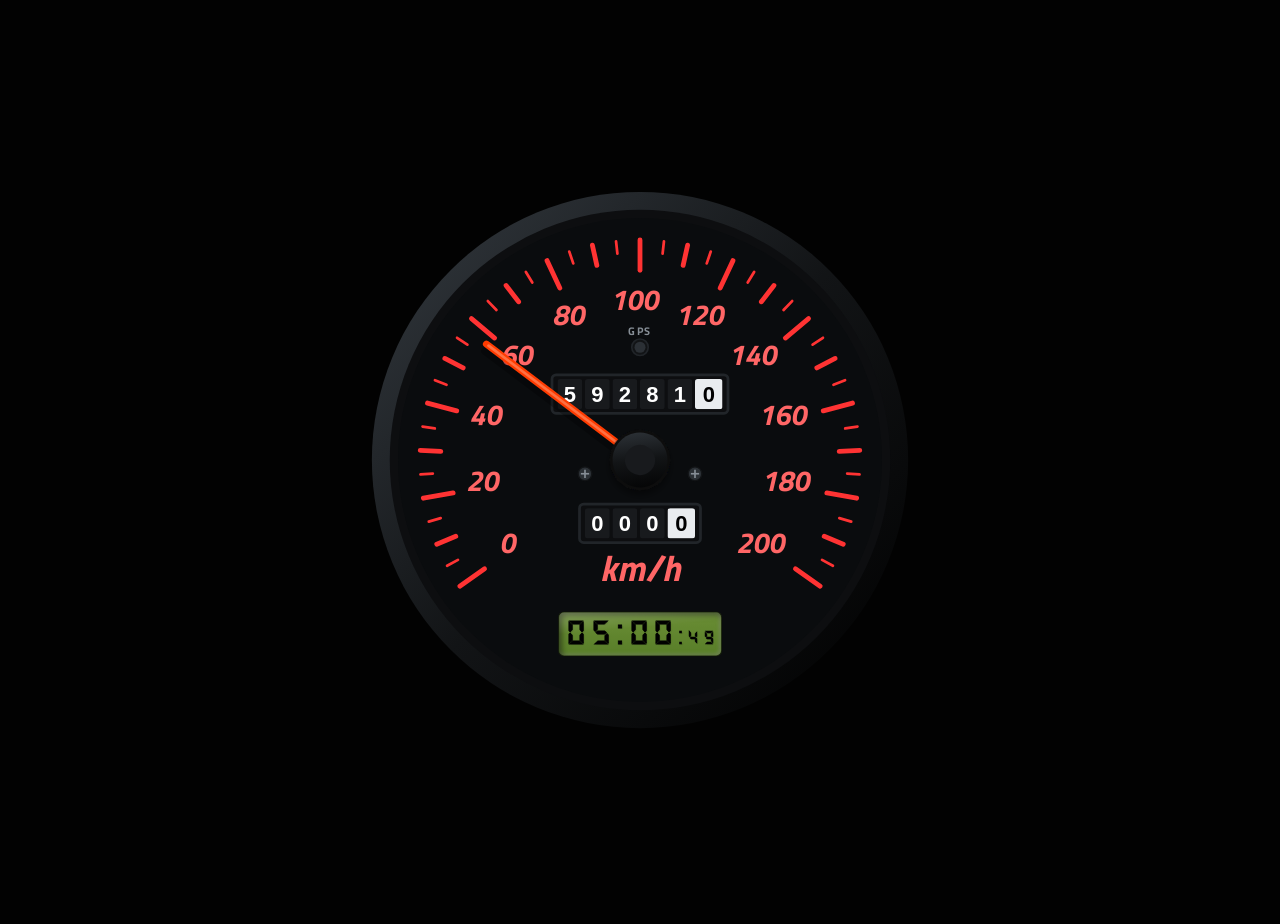
<file: index.html>
<!DOCTYPE html>
<html lang="pt-BR">
<head>
  <meta charset="UTF-8">
  <meta name="viewport" content="width=device-width, initial-scale=1.0, viewport-fit=cover, user-scalable=no">
  <title>Velocímetro GPS Moto</title>
  
  <!-- CONFIGURAÇÕES PWA -->
  <link rel="manifest" href="manifest.json">
  <meta name="theme-color" content="#0d0e10">
  <meta name="mobile-web-app-capable" content="yes">
  <meta name="apple-mobile-web-app-capable" content="yes">
  <meta name="apple-mobile-web-app-status-bar-style" content="black-translucent">
  <meta name="apple-mobile-web-app-title" content="Velocímetro">
  <link rel="apple-touch-icon" href="icons/icon-192.png">

  <link rel="stylesheet" href="style.css">
  <link rel="preconnect" href="https://fonts.googleapis.com">
  <link rel="preconnect" href="https://fonts.gstatic.com" crossorigin>
  <link href="https://fonts.googleapis.com/css2?family=Titillium+Web:ital,wght@1,700;1,900&display=swap" rel="stylesheet">
</head>
<body>

  <!-- DIALOG / PAINEL DE CONFIGURAÇÕES COMPLETO (Aparece ao segurar o dedo fora do painel) -->
  <dialog class="config-modal" id="config-modal">
    <div class="config-content">
      <h2>Configurações do Painel</h2>

      <div class="config-group">
        <label for="cfg-total-odo">Calibrar Odômetro Real (km):</label>
        <div class="input-inline">
          <input type="number" id="cfg-total-odo" step="0.1" min="0" inputmode="decimal">
          <button id="btn-save-odo" class="btn-action">Salvar</button>
        </div>
      </div>

      <div class="config-group">
        <label>Odômetro Parcial (Trip):</label>
        <button id="btn-reset-trip" class="btn-danger">Zerar Trip</button>
      </div>

      <div class="config-group">
        <label for="cfg-oil-interval">Intervalo Troca de Óleo (km):</label>
        <div class="input-inline">
          <input type="number" id="cfg-oil-interval" step="100" min="500" inputmode="numeric">
          <button id="btn-save-oil" class="btn-action">Salvar</button>
        </div>
        <p class="oil-summary" id="oil-summary"></p>
      </div>

      <div class="config-group">
        <label for="cfg-oil-last">Última Troca de Óleo (km no odômetro):</label>
        <div class="input-inline">
          <input type="number" id="cfg-oil-last" step="0.1" min="0" inputmode="decimal">
          <button id="btn-save-oil-last" class="btn-action">Salvar</button>
        </div>
      </div>

      <div class="config-group">
        <label>Trocar óleo agora (registra no odômetro atual):</label>
        <button id="btn-oil-change" class="btn-action">Registrar Troca de Óleo</button>
      </div>

      <div class="config-group">
        <label for="cfg-volume">Volume do Aviso de Óleo: <span id="cfg-volume-label">45%</span></label>
        <div class="input-inline">
          <input type="range" id="cfg-volume" min="0" max="100" step="5" value="45">
          <button id="btn-test-sound" class="btn-action">Testar Som</button>
        </div>
      </div>

      <div class="config-group">
        <label>Modo Noturno (Cores Customizadas):</label>
        <div class="color-pickers">
          <label>
            Traços:
            <input type="color" id="picker-ticks" value="#ff3333">
          </label>
          <label>
            Números:
            <input type="color" id="picker-numbers" value="#ff6666">
          </label>
        </div>
      </div>

      <div class="config-group">
        <label>Alternar Modo Noturno:</label>
        <button id="btn-toggle-night" class="btn-action">Alternar Dia/Noite</button>
      </div>

      <div class="config-group">
        <label>Navegação Dividida (50/50):</label>
        <button id="btn-toggle-nav" class="btn-action">Abrir modo dividido</button>
      </div>

      <div class="config-group">
        <label>Rota de Teste (sem apps — geocodificação Nominatim):</label>
        <input type="text" id="cfg-route-origin" placeholder="Origem (ex.: Av. Brasil, 1500)" autocomplete="off" spellcheck="false">
        <input type="text" id="cfg-route-dest" placeholder="Destino" autocomplete="off" spellcheck="false">
        <div class="input-inline">
          <button id="btn-route-start" class="btn-action">Iniciar Rota</button>
          <button id="btn-route-cancel" class="btn-danger">Cancelar</button>
        </div>
        <p class="oil-summary" id="route-status"></p>
      </div>

      <button id="btn-close-config" class="btn-close">Fechar</button>
    </div>
  </dialog>

  <!-- TOAST (feedback não-bloqueante) -->
  <div class="toast-container" id="toast-container" aria-live="polite"></div>

  <main class="panel-row">

  <div class="gauge-container" id="gauge-card">
    <svg viewBox="0 0 400 400" class="gauge-svg">
      <defs>
        <radialGradient id="dial-grad" cx="50%" cy="50%" r="50%">
          <stop offset="0%" stop-color="#ffffff"/>
          <stop offset="85%" stop-color="#f1f3f5"/>
          <stop offset="100%" stop-color="#dbe2e6"/>
        </radialGradient>

        <linearGradient id="bezel-grad" x1="0%" y1="0%" x2="100%" y2="100%">
          <stop offset="0%" stop-color="#343a40"/>
          <stop offset="50%" stop-color="#121416"/>
          <stop offset="100%" stop-color="#000000"/>
        </linearGradient>

        <filter id="drop-shadow" x="-20%" y="-20%" width="140%" height="140%">
          <feDropShadow dx="2" dy="3" stdDeviation="2.5" flood-opacity="0.4"/>
        </filter>

        <filter id="led-glow" x="-50%" y="-50%" width="200%" height="200%">
          <feGaussianBlur stdDeviation="3" result="blur"/>
          <feMerge>
            <feMergeNode in="blur"/>
            <feMergeNode in="SourceGraphic"/>
          </feMerge>
        </filter>

        <clipPath id="odo-digit-clip">
          <rect x="0" y="0" width="18" height="22" rx="2"/>
        </clipPath>
        <clipPath id="odo-dec-clip">
          <rect x="0" y="0" width="20" height="22" rx="2"/>
        </clipPath>
      </defs>

      <!-- Aro Externo -->
      <circle cx="200" cy="200" r="195" fill="url(#bezel-grad)"/>
      <circle cx="200" cy="200" r="182" fill="#0d0e10"/>
      
      <!-- Fundo do Mostrador -->
      <circle cx="200" cy="200" r="176" fill="url(#dial-grad)" id="dial-face"/>

      <!-- Marcas e Números -->
      <g id="ticks"></g>
      <g id="numbers"></g>

      <!-- LED DE STATUS DO GPS -->
      <g id="gps-led-group" class="gps-led-off" transform="translate(200, 118)">
        <circle cx="0" cy="0" r="6" fill="#121416" stroke="#212529" stroke-width="1.2"/>
        <circle id="gps-led-dot" cx="0" cy="0" r="4" class="gps-dot"/>
        <text x="0" y="-9" class="gps-label">GPS</text>
      </g>

      <!-- ODÔMETRO TOTAL -->
      <g transform="translate(136, 138)" id="total-odo-btn" style="cursor: pointer;">
        <rect x="0" y="0" width="128" height="28" rx="3" fill="#0d0e10" stroke="#212529" stroke-width="2"/>
        
        <g transform="translate(4, 3)" clip-path="url(#odo-digit-clip)">
          <rect x="0" y="0" width="18" height="22" fill="#181a1d"/>
          <g id="odo-total-5" class="odo-strip"></g>
        </g>
        <g transform="translate(24, 3)" clip-path="url(#odo-digit-clip)">
          <rect x="0" y="0" width="18" height="22" fill="#181a1d"/>
          <g id="odo-total-4" class="odo-strip"></g>
        </g>
        <g transform="translate(44, 3)" clip-path="url(#odo-digit-clip)">
          <rect x="0" y="0" width="18" height="22" fill="#181a1d"/>
          <g id="odo-total-3" class="odo-strip"></g>
        </g>
        <g transform="translate(64, 3)" clip-path="url(#odo-digit-clip)">
          <rect x="0" y="0" width="18" height="22" fill="#181a1d"/>
          <g id="odo-total-2" class="odo-strip"></g>
        </g>
        <g transform="translate(84, 3)" clip-path="url(#odo-digit-clip)">
          <rect x="0" y="0" width="18" height="22" fill="#181a1d"/>
          <g id="odo-total-1" class="odo-strip"></g>
        </g>
        <g transform="translate(104, 3)" clip-path="url(#odo-dec-clip)">
          <rect x="0" y="0" width="20" height="22" fill="#e9ecef"/>
          <g id="odo-total-0" class="odo-strip-dec"></g>
        </g>
      </g>

      <!-- PARCIAL / TRIP -->
      <g transform="translate(156, 232)" id="trip-btn" style="cursor: pointer;">
        <rect x="0" y="0" width="88" height="28" rx="3" fill="#0d0e10" stroke="#212529" stroke-width="2"/>
        
        <g transform="translate(4, 3)" clip-path="url(#odo-digit-clip)">
          <rect x="0" y="0" width="18" height="22" fill="#181a1d"/>
          <g id="odo-trip-3" class="odo-strip"></g>
        </g>
        <g transform="translate(24, 3)" clip-path="url(#odo-digit-clip)">
          <rect x="0" y="0" width="18" height="22" fill="#181a1d"/>
          <g id="odo-trip-2" class="odo-strip"></g>
        </g>
        <g transform="translate(44, 3)" clip-path="url(#odo-digit-clip)">
          <rect x="0" y="0" width="18" height="22" fill="#181a1d"/>
          <g id="odo-trip-1" class="odo-strip"></g>
        </g>
        <g transform="translate(64, 3)" clip-path="url(#odo-dec-clip)">
          <rect x="0" y="0" width="20" height="22" fill="#e9ecef"/>
          <g id="odo-trip-0" class="odo-strip-dec"></g>
        </g>
      </g>

      <!-- UNIDADE KM/H -->
      <text x="200" y="288" class="unit-text">km/h</text>

      <!-- PARAFUSOS DE FIXAÇÃO -->
      <g fill="#212529">
        <circle cx="160" cy="210" r="5" fill="#2b3035" stroke="#121416" stroke-width="1"/>
        <line x1="157" y1="210" x2="163" y2="210" stroke="#868e96" stroke-width="1.2"/>
        <line x1="160" y1="207" x2="160" y2="213" stroke="#868e96" stroke-width="1.2"/>

        <circle cx="240" cy="210" r="5" fill="#2b3035" stroke="#121416" stroke-width="1"/>
        <line x1="237" y1="210" x2="243" y2="210" stroke="#868e96" stroke-width="1.2"/>
        <line x1="240" y1="207" x2="240" y2="213" stroke="#868e96" stroke-width="1.2"/>
      </g>

      <!-- PONTEIRO EIXADO EM (200, 200) -->
      <g id="needle-group" style="transform-origin: 200px 200px;">
        <line x1="200" y1="200" x2="60" y2="200" stroke="rgba(0,0,0,0.3)" stroke-width="5" stroke-linecap="round" transform="translate(2, 5)"/>
        <line x1="200" y1="200" x2="60" y2="200" class="needle-body"/>
        <line x1="200" y1="200" x2="62" y2="200" class="needle-core"/>

        <circle cx="200" cy="200" r="22" fill="#0d0e10" filter="url(#drop-shadow)"/>
        <circle cx="200" cy="200" r="20" fill="url(#bezel-grad)"/>
        <circle cx="200" cy="200" r="11" fill="#181a1d"/>
      </g>
    </svg>

    <!-- RELÓGIO LCD 24H (embutido na chapa branca, abaixo de km/h) -->
    <div class="clock-display" id="clock-wrap" aria-label="Relógio">
      <div class="time-wrapper">
        <span class="digit" id="h1">0</span>
        <span class="digit" id="h2">0</span>
        <span class="colon">:</span>
        <span class="digit" id="m1">0</span>
        <span class="digit" id="m2">0</span>
        <span class="colon-sec">:</span>
        <span class="digit-sec" id="s1">0</span>
        <span class="digit-sec" id="s2">0</span>
      </div>
      <div class="oil-message" id="oil-message" aria-label="Troca de óleo">
        <svg class="oil-wrench" viewBox="0 0 24 24" aria-hidden="true">
          <path d="M22.7 19l-9.1-9.1c.9-2.3.4-5-1.5-6.9-2-2-5-2.4-7.4-1.3L9 6 6 9 1.6 4.7C.4 7.1.9 10.1 2.9 12.1c1.9 1.9 4.6 2.4 6.9 1.5l9.1 9.1c.4.4 1 .4 1.4 0l2.3-2.3c.5-.4.5-1.1.1-1.4z"/>
        </svg>
        <span class="oil-label">ÓLEO</span>
      </div>
    </div>
  </div>

  <!-- PAINEL DE NAVEGAÇÃO TURN-BY-TURN (lado direito no modo dividido 50/50) -->
  <div class="nav-panel" id="nav-panel" aria-label="Navegação">
    <div class="nav-header">
      <span id="nav-title">DESTINO</span>
    </div>

    <div class="nav-arrow-box">
      <svg class="nav-arrow" id="nav-arrow" viewBox="0 0 64 64" aria-hidden="true">
        <path id="ar-straight" d="M32 4 L38 12 L35 12 L35 60 L29 60 L29 12 L26 12 Z"/>
        <g id="ar-slight-right" style="display:none">
          <path d="M32 4 L38 12 L35 12 L35 60 L29 60 L29 12 L26 12 Z" transform="rotate(18 32 32)"/>
        </g>
        <g id="ar-slight-left" style="display:none">
          <path d="M32 4 L38 12 L35 12 L35 60 L29 60 L29 12 L26 12 Z" transform="rotate(-18 32 32)"/>
        </g>
        <g id="ar-uturn" style="display:none">
          <path d="M32 4 L38 12 L35 12 L35 60 L29 60 L29 12 L26 12 Z" transform="rotate(180 32 32)"/>
        </g>
        <g id="ar-right" style="display:none">
          <path class="ar-arm" d="M12 55 V 24 Q12 11 26 11 H 47"/>
          <path class="ar-head" d="M37 2 L59 14 L37 26 Z"/>
        </g>
        <g id="ar-left" style="display:none">
          <path class="ar-arm" d="M52 55 V 24 Q52 11 38 11 H 17"/>
          <path class="ar-head" d="M27 2 L5 14 L27 26 Z"/>
        </g>
        <g id="ar-roundabout" style="display:none">
          <path class="ar-ring" d="M32 32 m-18 0 a18 18 0 1 1 36 0 a18 18 0 1 1 -36 0"/>
          <path class="ar-head" d="M32 12 L41 29 L32 25 L23 29 Z"/>
        </g>
        <g id="ar-arrive" style="display:none">
          <path d="M18 52 L22 28 L46 28 L50 52 Z"/>
          <rect x="28" y="6" width="8" height="16" rx="2"/>
        </g>
      </svg>
    </div>

    <div class="nav-distance">
      <span id="nav-dist-value">—</span><span class="nav-dist-unit" id="nav-dist-unit"></span>
    </div>

    <div class="nav-street" id="nav-street">Sem rota ativa</div>
    <button type="button" class="btn-action nav-route-btn" id="btn-open-route-setup">Configurar rota</button>
  </div>

  </main>

  <script src="main.js"></script>
  
  <!-- REGISTRO DO SERVICE WORKER DO PWA -->
  <script>
    if ('serviceWorker' in navigator) {
      window.addEventListener('load', () => {
        navigator.serviceWorker.register('./sw.js')
          .then(reg => console.log('Service Worker registrado!', reg))
          .catch(err => console.error('Erro ao registrar Service Worker:', err));
      });
    }
  </script>
</body>
</html>
</file>
<file: style.css>
:root {
  --tick-color: #0d0e10;
  --number-color: #0c0e10;
  --night-tick-color: #ff3333;
  --night-number-color: #ff6666;
}

/* Fonte LCD (DS-Digital Bold, local para funcionar offline) */
@font-face {
  font-family: 'DS-Digital';
  src: url('DS-DIGIB.TTF') format('truetype');
  font-weight: bold;
  font-style: normal;
  font-display: swap;
}

* {
  box-sizing: border-box;
  margin: 0;
  padding: 0;
}

body {
  background-color: #050505;
  display: flex;
  flex-direction: column;
  justify-content: center;
  align-items: center;
  min-height: 100vh;
  min-height: 100dvh;
  overflow: hidden;
  user-select: none;
  font-family: sans-serif;
  transition: background-color 0.3s ease;
  touch-action: manipulation;
  padding: max(12px, env(safe-area-inset-top)) max(12px, env(safe-area-inset-right)) max(12px, env(safe-area-inset-bottom)) max(12px, env(safe-area-inset-left));
}

/* RELÓGIO LCD 24H — embutido na chapa branca do mostrador, logo abaixo de "km/h".
   Escala em vw (6vw ≈ 30 unidades no viewBox 400) mantém o tamanho proporcional ao painel em qualquer tela. */
.clock-display {
  position: absolute;
  left: 50%;
  top: 81%;
  transform: translate(-50%, -50%);
  z-index: 5;
  --digit: clamp(14px, 6.5cqw, 37px);
  display: grid;
  place-items: center;
  background: linear-gradient(180deg, #88b04b 0%, #719c3b 100%);
  padding: calc(var(--digit) * 0.1) calc(var(--digit) * 0.18);
  border-radius: clamp(4px, 1.1vw, 6px);
  border: 1px solid rgba(0, 0, 0, 0.75);
  box-shadow:
    inset 2px 2px 6px rgba(0, 0, 0, 0.6),
    inset -1px -1px 4px rgba(255, 255, 255, 0.4);
  user-select: none;
  pointer-events: auto;
  overflow: hidden;
}

/* Reflexo de iluminação no vidro LCD */
.clock-display::after {
  content: '';
  position: absolute;
  top: 0;
  left: 0;
  width: 100%;
  height: 50%;
  background: linear-gradient(to bottom, rgba(255, 255, 255, 0.25), transparent);
  transform: skewY(-5deg);
  transform-origin: top left;
  pointer-events: none;
}

.time-wrapper {
  display: flex;
  align-items: baseline;
  justify-content: center;
  gap: 4px;
  white-space: nowrap;
  color: #000000;
  text-shadow: 1px 1px 1px rgba(0, 0, 0, 0.15);
  grid-area: 1 / 1;
  justify-self: center;
  align-self: center;
  z-index: 2;
  font-family: 'DS-Digital', monospace;
}

/* Dígitos de horas e minutos */
.digit {
  font-size: var(--digit);
  font-weight: 900;
  -webkit-text-stroke: 0.8px #000000;
  width: 0.58em;
  text-align: center;
  display: inline-block;
}

/* Separador horas:minutos */
.colon {
  font-size: var(--digit);
  font-weight: 900;
  -webkit-text-stroke: 0.8px #000000;
  width: 0.26em;
  text-align: center;
  display: inline-block;
}

/* Separador minutos:segundos (menor) */
.colon-sec {
  font-size: calc(var(--digit) * 0.64);
  font-weight: 900;
  -webkit-text-stroke: 0.5px #000000;
  width: 0.26em;
  text-align: center;
  display: inline-block;
}

/* Dígitos dos segundos (menores) */
.digit-sec {
  font-size: calc(var(--digit) * 0.55);
  font-weight: 900;
  -webkit-text-stroke: 0.5px #000000;
  width: 0.58em;
  text-align: center;
  display: inline-block;
}

/* Alerta de troca de óleo: alterna com o horário (5 em 5s) quando faltam <=500 km.
   Horário e aviso ficam na mesma célula do grid: o box verde mantém o tamanho do
   conteúdo maior (o horário) — só a visibilidade alterna. */
.oil-message {
  display: flex;
  align-items: center;
  justify-content: center;
  gap: 8px;
  color: #000000;
  grid-area: 1 / 1;
  justify-self: center;
  align-self: center;
  visibility: hidden;
  z-index: 3;
}

.clock-display.oil-alert .time-wrapper {
  visibility: hidden;
}

.clock-display.oil-alert .oil-message {
  visibility: visible;
}

.oil-message .oil-wrench {
  width: calc(var(--digit) * 0.7);
  height: calc(var(--digit) * 0.7);
  flex: none;
}

.oil-wrench path {
  fill: none;
  stroke: #000000;
  stroke-width: 1.8;
  stroke-linecap: round;
  stroke-linejoin: round;
}

.oil-message .oil-label {
  font-family: 'DS-Digital', monospace;
  font-weight: 900;
  -webkit-text-stroke: 0.55px #000000;
  font-size: calc(var(--digit) * 0.62);
  letter-spacing: 0.14em;
  line-height: 1;
  white-space: nowrap;
}

/* Resumo da troca de óleo dentro do modal */
.oil-summary {
  margin: 6px 0 0;
  font-size: 0.85rem;
  opacity: 0.8;
}

body.night-mode .clock-display {
  filter: brightness(0.8) saturate(1.1);
}

/* TOAST (feedback não-bloqueante) */
.toast-container {
  position: fixed;
  top: calc(14px + env(safe-area-inset-top));
  left: 50%;
  transform: translateX(-50%);
  z-index: 200;
  display: flex;
  flex-direction: column;
  gap: 8px;
  align-items: center;
  pointer-events: none;
}

.toast {
  background: #181a1d;
  color: #f8f9fa;
  border: 1px solid #343a40;
  border-left: 4px solid #00ff66;
  border-radius: 8px;
  padding: 12px 20px;
  font-size: 15px;
  font-weight: 600;
  font-family: 'Titillium Web', sans-serif;
  box-shadow: 0 4px 16px rgba(0, 0, 0, 0.6);
  opacity: 0;
  transform: translateY(-12px);
  transition: opacity 0.3s ease, transform 0.3s ease;
  white-space: nowrap;
}

.toast.toast-visible {
  opacity: 1;
  transform: translateY(0);
}

.toast.toast-error {
  border-left-color: #ff3b00;
}

.toast.toast-warning {
  border-left-color: #ffc107;
}

/* DIALOG / MODAL DE CONFIGURAÇÕES */
.config-modal {
  border: none;
  background: transparent;
  padding: 0;
  width: auto;
  max-width: none;
  height: auto;
  margin: auto;
}

.config-modal::backdrop {
  background: rgba(0, 0, 0, 0.78);
  backdrop-filter: blur(8px);
}

.config-modal[open] {
  display: flex;
}

.config-content {
  background: #181a1d;
  border: 1px solid #343a40;
  border-radius: 12px;
  padding: 24px;
  width: min(90vw, 380px);
  color: #f8f9fa;
  box-shadow: 0 8px 32px rgba(0, 0, 0, 0.6);
  display: flex;
  flex-direction: column;
  gap: 16px;
}

.config-content h2 {
  font-family: 'Titillium Web', sans-serif;
  font-size: 20px;
  margin-bottom: 8px;
  border-bottom: 1px solid #343a40;
  padding-bottom: 8px;
  text-align: center;
}

.config-group {
  display: flex;
  flex-direction: column;
  gap: 6px;
}

.config-group label {
  font-size: 13px;
  color: #adb5bd;
}

.input-inline {
  display: flex;
  gap: 8px;
}

.config-group input[type="number"] {
  flex: 1;
  min-height: 46px;
  background: #0d0e10;
  border: 1px solid #343a40;
  color: #fff;
  padding: 8px 12px;
  border-radius: 8px;
  font-size: 16px;
}

.config-group input[type="text"] {
  width: 100%;
  box-sizing: border-box;
  min-height: 46px;
  background: #0d0e10;
  border: 1px solid #343a40;
  color: #fff;
  padding: 8px 12px;
  border-radius: 8px;
  font-size: 16px;
}

.nav-route-btn {
  margin-top: 10px;
}

/* AUTOCOMPLETE DO CAMPO DE ENDEREÇO */
.autocomplete {
  position: relative;
}
.suggest-list {
  position: absolute;
  top: 100%;
  left: 0;
  right: 0;
  margin: 0;
  padding: 4px 0;
  list-style: none;
  background: #0d0e10;
  border: 1px solid #343a40;
  border-top: none;
  border-radius: 0 0 8px 8px;
  max-height: 190px;
  overflow-y: auto;
  z-index: 60;
  display: none;
}
.suggest-list.open {
  display: block;
}
.suggest-list li {
  padding: 9px 12px;
  font-size: 14px;
  color: #fff;
  cursor: pointer;
  white-space: nowrap;
  overflow: hidden;
  text-overflow: ellipsis;
}
.suggest-list li:active,
.suggest-list li:hover {
  background: #1f232b;
}

.color-pickers {
  display: flex;
  gap: 16px;
}

.color-pickers label {
  display: flex;
  align-items: center;
  gap: 8px;
  color: #fff;
  font-size: 14px;
}

.color-pickers input[type="color"] {
  border: none;
  width: 40px;
  height: 40px;
  border-radius: 50%;
  cursor: pointer;
  background: transparent;
  padding: 0;
}

.btn-action, .btn-danger, .btn-close {
  padding: 12px 10px;
  min-height: 46px;
  border: none;
  border-radius: 8px;
  font-weight: bold;
  cursor: pointer;
  font-size: 15px;
  transition: background 0.2s;
  font-family: 'Titillium Web', sans-serif;
  touch-action: manipulation;
}

.btn-action {
  background: #212529;
  color: #fff;
  border: 1px solid #495057;
}

.btn-action:active {
  background: #343a40;
}

.btn-danger {
  background: #c92a2a;
  color: #fff;
}

.btn-danger:active {
  background: #a81c1c;
}

.btn-close {
  background: #f8f9fa;
  color: #000;
  margin-top: 8px;
}

.gauge-container {
  position: relative;
  width: 90vw;
  max-width: 550px;
  height: auto;
  aspect-ratio: 1 / 1;
  container-type: inline-size;
}

/* LINHA PRINCIPAL — agrupa o velocímetro + painel de navegação */
.panel-row {
  display: flex;
  justify-content: center;
  align-items: center;
  gap: clamp(8px, 2vw, 16px);
  width: 100%;
  min-height: 100svh;
  padding: clamp(6px, 1.5vw, 14px);
  box-sizing: border-box;
}

/* MODO DIVIDIDO 50/50 (paisagem): velocímetro à esquerda */
body.nav-split .gauge-container {
  flex: 0 0 auto;
  width: min(50%, calc(100svh - 48px));
  max-width: calc(100svh - 48px);
}

/* ==== PAINEL DE NAVEGAÇÃO — MOSTRADOR CIRCULAR (estilo relógio/velocímetro) ==== */
.nav-panel {
  display: none;
  flex-direction: column;
  align-items: center;
  justify-content: space-between;
  box-sizing: border-box;
  position: relative;
  width: min(38vw, calc(100svh - 96px));
  aspect-ratio: 1 / 1;
  max-width: calc(100svh - 96px);
  flex: 0 0 auto;
  align-self: center;
  container-type: inline-size;
  border-radius: 50%;
  color: #e8edf3;
  text-align: center;
  overflow: hidden;
  padding: clamp(22px, 8.5cqw, 40px) clamp(22px, 8.5cqw, 40px);

  /* Fundo escuro fosco (radial suave) */
  background: radial-gradient(circle at 50% 28%, #171a20 0%, #0f1015 52%, #0a0b0e 100%);

  /* Moldura metálica dupla (aro + contorno interno) */
  border: clamp(6px, 2.1cqw, 10px) solid #2b2d35;
  box-shadow:
    0 14px 30px rgba(0, 0, 0, 0.55),
    0 0 0 clamp(1px, 0.35cqw, 2px) rgba(0, 0, 0, 0.65),
    inset 0 2px 5px rgba(255, 255, 255, 0.1),
    inset 0 0 0 clamp(2px, 0.85cqw, 4px) #1b1d23,
    inset 0 -10px 22px rgba(0, 0, 0, 0.9);
}

body.nav-split .nav-panel {
  display: flex;
}

.nav-header {
  font-family: 'Titillium Web', 'Arial Black', sans-serif;
  font-size: clamp(14px, 6.8cqw, 28px);
  font-weight: 800;
  font-style: italic;
  line-height: 1.12;
  text-transform: uppercase;
  letter-spacing: 0.04em;
  color: #ffffff;
  text-shadow: 0 2px 10px rgba(0, 0, 0, 0.7);
  width: 100%;
  min-height: calc(clamp(14px, 6.8cqw, 28px) * 1.12);
}

.nav-arrow-box {
  flex: 1 1 auto;
  display: flex;
  align-items: center;
  justify-content: center;
  min-height: 0;
  width: 100%;
}

.nav-arrow {
  width: clamp(64px, 24cqw, 100px);
  height: auto;
  color: #ffffff;
  filter: drop-shadow(0 4px 12px rgba(0, 0, 0, 0.65));
  flex: 0 0 auto;
}
.nav-arrow path {
  fill: currentColor;
}
.nav-arrow .ar-arm {
  fill: none;
  stroke: currentColor;
  stroke-width: 9;
  stroke-linecap: round;
  stroke-linejoin: round;
}
.nav-arrow .ar-ring {
  fill: none;
  stroke: currentColor;
  stroke-width: 6;
  stroke-linecap: round;
}
.nav-arrow.idle {
  color: #59636e;
  filter: none;
}

.nav-distance {
  font-family: 'DS-Digital', monospace;
  font-size: clamp(28px, 11.5cqw, 46px);
  font-weight: 700;
  line-height: 1;
  color: #d2f235;
  text-shadow: 0 2px 10px rgba(210, 242, 53, 0.45), 0 2px 6px rgba(0, 0, 0, 0.6);
  white-space: nowrap;
  width: 100%;
}
.nav-dist-unit {
  font-size: 0.42em;
  font-family: 'DS-Digital', monospace;
  margin-left: 0.25em;
  color: #c6cf9a;
}

.nav-street {
  font-family: 'Titillium Web', 'Arial Black', sans-serif;
  font-size: clamp(13px, 4.6cqw, 20px);
  font-weight: 800;
  font-style: italic;
  color: #e0e0e0;
  max-width: 100%;
  overflow: hidden;
  text-overflow: ellipsis;
  white-space: nowrap;
}

.nav-route-btn {
  font-size: clamp(9px, 3.2cqw, 13px);
  padding: clamp(4px, 1.6cqw, 7px) clamp(10px, 3.6cqw, 16px);
  border-radius: 999px;
}

/* Retrato: empilha (velocímetro em cima, navegação circular embaixo) */
@media (orientation: portrait) {
  body.nav-split .panel-row {
    flex-direction: column;
  }
  body.nav-split .gauge-container {
    width: min(90vw, calc(50svh - 48px));
  }
  body.nav-split .nav-panel {
    width: min(82vw, calc(50svh - 64px));
    max-width: calc(50svh - 64px);
  }
}

body.night-mode .nav-panel {
  filter: brightness(0.9);
}

.gauge-svg {
  width: 100%;
  height: 100%;
}

.tick-major {
  stroke: var(--tick-color);
  stroke-width: 3.5;
  stroke-linecap: round;
  transition: stroke 0.3s;
}

.tick-minor {
  stroke: var(--tick-color);
  stroke-width: 2;
  stroke-linecap: round;
  transition: stroke 0.3s;
}

.gauge-number {
  fill: var(--number-color);
  font-family: 'Titillium Web', 'Arial Black', sans-serif;
  font-style: italic;
  font-weight: 900;
  font-size: 21px;
  transition: fill 0.3s;
}

/* LED DO GPS */
.gps-label {
  fill: #868e96;
  font-family: 'Titillium Web', sans-serif;
  font-size: 8px;
  font-weight: 700;
  text-anchor: middle;
  letter-spacing: 1px;
}

.gps-dot {
  transition: fill 0.3s ease, filter 0.3s ease;
}

.gps-led-off .gps-dot {
  fill: #2b3035;
  filter: none;
}

.gps-led-warn .gps-dot {
  fill: #ffc107;
  filter: url(#led-glow);
}

.gps-led-high .gps-dot {
  fill: #00ff66;
  filter: url(#led-glow);
  animation: gps-pulse 2s infinite ease-in-out;
}

@keyframes gps-pulse {
  0% { opacity: 0.7; }
  50% { opacity: 1.0; }
  100% { opacity: 0.7; }
}

.odo-strip, .odo-strip-dec {
  transition: transform 0.05s linear;
}

.odo-digit-item {
  fill: #ffffff;
  font-family: 'Trebuchet MS', 'Arial', sans-serif;
  font-size: 16px;
  font-weight: 900;
  text-anchor: middle;
  dominant-baseline: central;
}

.odo-digit-dec-item {
  fill: #000000;
  font-family: 'Trebuchet MS', 'Arial', sans-serif;
  font-size: 16px;
  font-weight: 900;
  text-anchor: middle;
  dominant-baseline: central;
}

.unit-text {
  fill: var(--number-color);
  font-family: 'Titillium Web', sans-serif;
  font-style: italic;
  font-weight: 900;
  font-size: 26px;
  text-anchor: middle;
  transition: fill 0.3s;
}

.serial-text {
  fill: #868e96;
  font-family: monospace;
  font-size: 10px;
  text-anchor: middle;
  letter-spacing: 2px;
}

.needle-body {
  stroke: #ff3b00;
  stroke-width: 5;
  stroke-linecap: round;
}

.needle-core {
  stroke: #ff7043;
  stroke-width: 2;
  stroke-linecap: round;
}

/* MODO NOTURNO */
body.night-mode {
  background-color: #020202;
  --tick-color: var(--night-tick-color);
  --number-color: var(--night-number-color);
}

body.night-mode #dial-face {
  fill: #0a0c0e;
}
</file>
